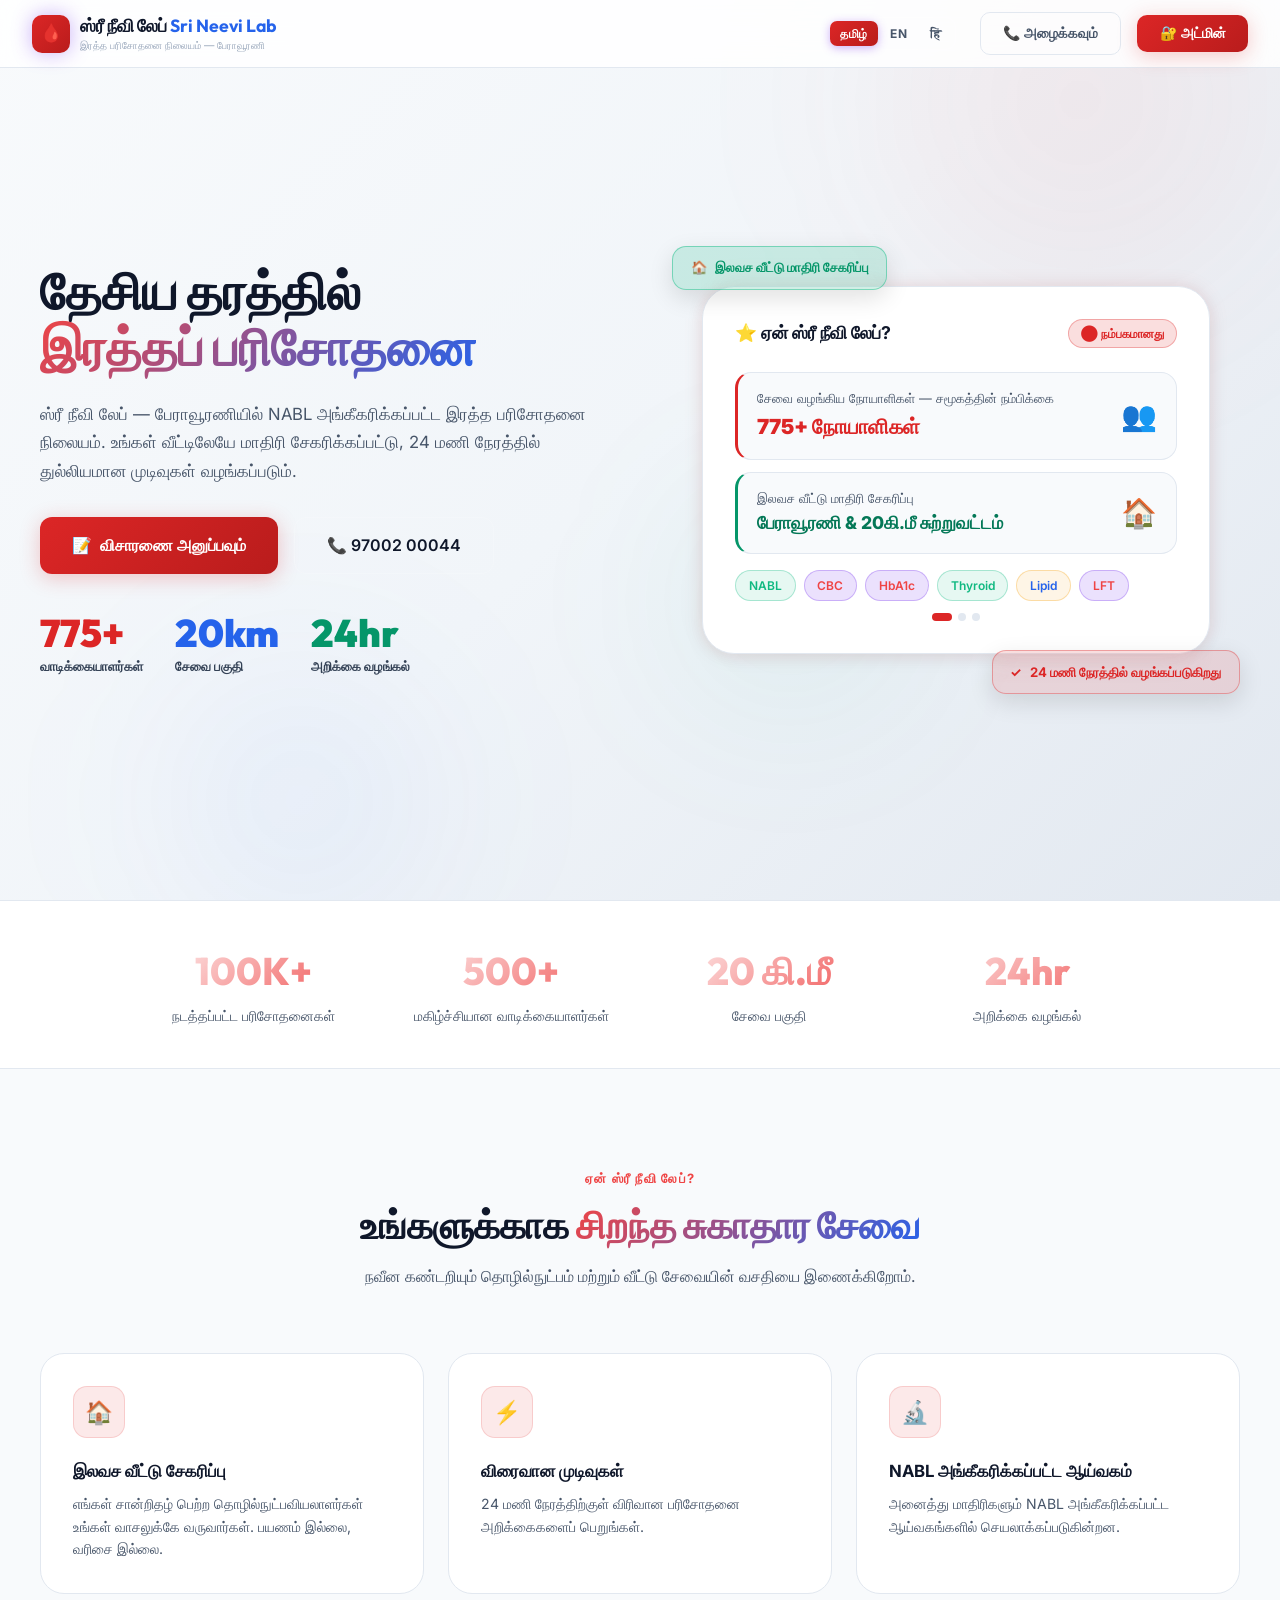
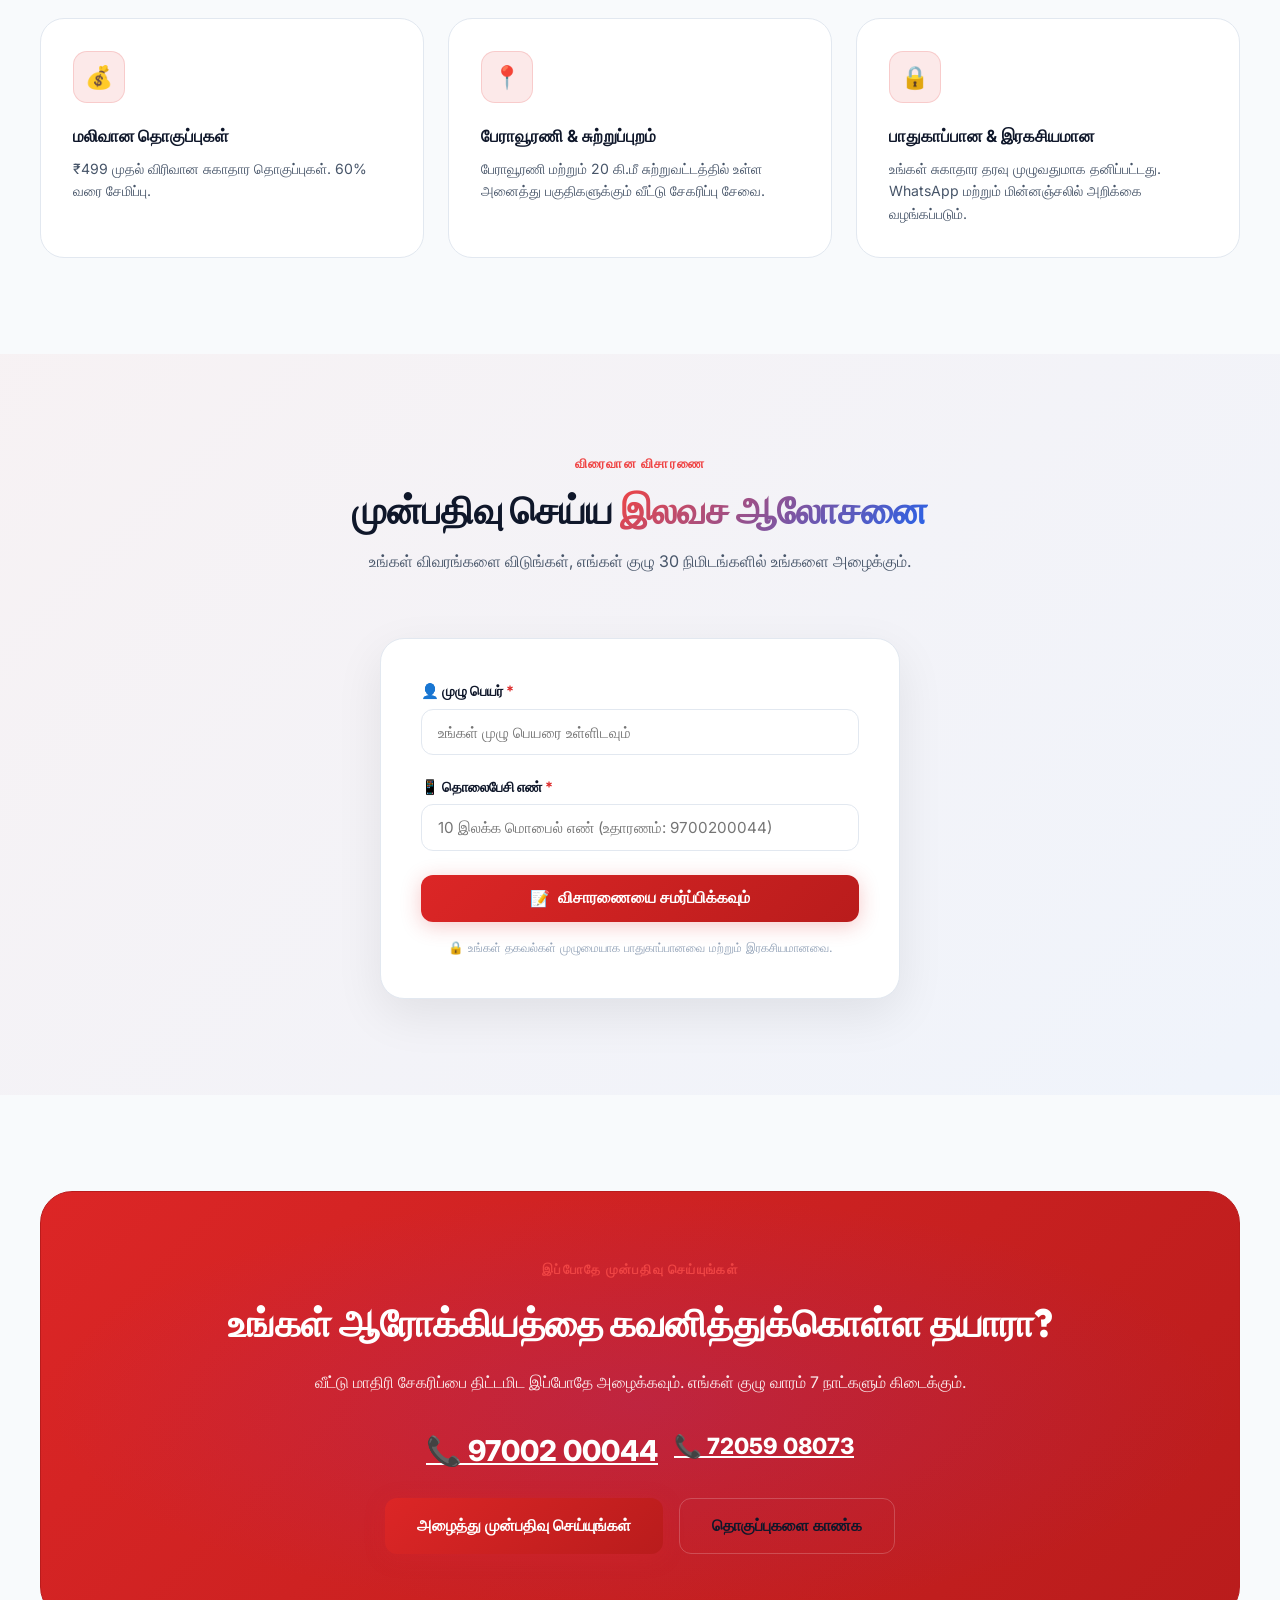
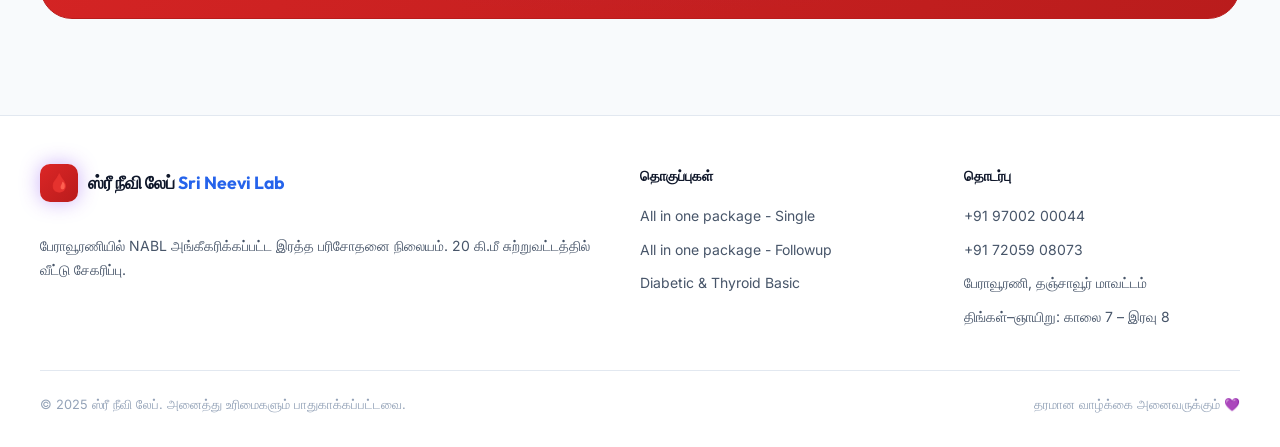
<file: index.html>
<!DOCTYPE html>
<html lang="ta" id="htmlRoot">
<head>
  <meta charset="UTF-8"/>
  <meta name="viewport" content="width=device-width, initial-scale=1.0"/>
  <title>ஸ்ரீ நீவி லேப் — இரத்த பரிசோதனை நிலையம், பேராவூரணி</title>
  <meta name="description" content="Sri Neevi Lab - NABL Accredited blood testing laboratory in Peravurani serving 20km surrounding areas. Free home collection."/>
  <link rel="stylesheet" href="style.css"/>
  <style>
    /* ─── FLOATING CHIPS ─── */
    .hero-visual-wrap{position:relative;padding:40px 30px 40px 30px}
    .floating-chip{
      position:absolute;border-radius:14px;padding:.65rem 1.1rem;
      display:flex;align-items:center;gap:.5rem;font-size:.82rem;font-weight:700;
      backdrop-filter:blur(12px);white-space:nowrap;box-shadow:0 8px 24px rgba(0,0,0,.12);
      z-index:5;
    }
    .floating-chip-1{
      top:0;left:0;
      background:rgba(16,185,129,0.18);border:1.5px solid rgba(16,185,129,0.45);color:#059669;
      animation:float 4s ease-in-out infinite;
    }
    .floating-chip-2{
      bottom:0;right:0;
      background:rgba(220,38,38,0.13);border:1.5px solid rgba(220,38,38,0.35);color:#dc2626;
      animation:float 5s ease-in-out 1s infinite;
    }
    /* ─── LANGUAGE SWITCHER ─── */
    .lang-switcher{display:flex;align-items:center;gap:2px;background:rgba(255,255,255,0.07);border:1px solid rgba(255,255,255,0.12);border-radius:10px;padding:3px;margin-right:.5rem}
    .lang-btn{padding:.3rem .65rem;border-radius:7px;border:none;background:transparent;color:var(--text-secondary);font-size:.75rem;font-weight:700;cursor:pointer;transition:all .2s;letter-spacing:.03em;font-family:inherit}
    .lang-btn.active{background:var(--gradient-primary);color:#fff;box-shadow:0 2px 10px rgba(124,58,237,.4)}
    .lang-btn:hover:not(.active){background:rgba(255,255,255,.1);color:var(--text-primary)}
    /* ─── NABL / LOCATION BADGES ─── */
    .nabl-badge{display:inline-flex;align-items:center;gap:.4rem;background:rgba(16,185,129,.12);border:1.5px solid rgba(16,185,129,.35);color:#059669;padding:.3rem .8rem;border-radius:100px;font-size:.75rem;font-weight:800;letter-spacing:.02em}
    .location-pill{
      display:inline-flex;align-items:center;gap:.4rem;
      background:linear-gradient(135deg,rgba(220,38,38,.1),rgba(37,99,235,.1));
      border:1.5px solid rgba(220,38,38,.3);color:#dc2626;
      padding:.35rem 1rem;border-radius:100px;font-size:.8rem;font-weight:800;
      box-shadow:0 2px 8px rgba(220,38,38,.15);
    }
    /* ─── HOME COLLECTION BADGE ─── */
    .hero-badge{
      display:inline-flex;align-items:center;gap:.5rem;
      background:linear-gradient(135deg,rgba(16,185,129,.15),rgba(5,150,105,.2));
      border:2px solid rgba(16,185,129,.5);
      color:#047857;padding:.45rem 1.1rem;border-radius:100px;
      font-size:.82rem;font-weight:800;letter-spacing:.01em;
      box-shadow:0 4px 14px rgba(16,185,129,.2);
    }
    .hero-badge .dot{width:8px;height:8px;border-radius:50%;background:#10B981;animation:pulse 2s infinite;flex-shrink:0}
  </style>
</head>
<body>

<!-- NAVBAR -->
<nav class="navbar" id="navbar">
  <a href="#" class="nav-logo">
    <div class="nav-logo-icon">🩸</div>
    <div>
      <div class="nav-logo-text">ஸ்ரீ நீவி லேப் <span id="navSubtitle">Sri Neevi Lab</span></div>
      <div style="font-size:.65rem;color:var(--text-muted);margin-top:-2px" data-i18n="navTagline">இரத்த பரிசோதனை நிலையம் — பேராவூரணி</div>
    </div>
  </a>
  <ul class="nav-links">
  </ul>
  <div class="nav-actions">
    <div class="lang-switcher">
      <button class="lang-btn" data-lang="ta" onclick="setLang('ta')">தமிழ்</button>
      <button class="lang-btn" data-lang="en" onclick="setLang('en')">EN</button>
      <button class="lang-btn" data-lang="hi" onclick="setLang('hi')">हिं</button>
    </div>
    <a href="tel:+919700200044" class="btn btn-ghost" data-i18n="navCall">📞 அழைக்கவும்</a>
    <button class="btn btn-primary" id="loginBtn" data-i18n="navAdmin">🔐 அட்மின்</button>
  </div>
</nav>

<!-- HERO -->
<section class="hero" id="home">
  <div class="hero-bg-orb orb-1"></div>
  <div class="hero-bg-orb orb-2"></div>
  <div class="hero-bg-orb orb-3"></div>
  <div class="hero-grid">
    <!-- LEFT: CONTENT -->
    <div class="hero-content">
      <h1 class="hero-title">
        <span data-i18n="heroTitle1">National Quality</span><br/>
        <span class="highlight" data-i18n="heroTitle2">Blood Testing</span>
      </h1>
      <p class="hero-desc" data-i18n="heroDesc">Sri Neevi Lab &mdash; NABL accredited blood testing laboratory in <strong>Peravurani &amp; 20km radius</strong>. Samples collected free at your doorstep. Accurate results in 24 hours.</p>
      <div class="hero-actions">
        <a href="#enquiry" class="btn btn-primary btn-lg">&#128221; <span data-i18n="heroBtnEnq">Send Enquiry</span></a>
        <a href="tel:+919700200044" class="btn btn-outline btn-lg">&#128222; 97002 00044</a>
      </div>
      <!-- Hero Stats: solid bold colors -->
      <div style="display:flex;gap:2rem;margin-top:2.5rem;flex-wrap:wrap">
        <div>
          <div style="font-family:'Outfit',sans-serif;font-size:2.4rem;font-weight:900;color:#dc2626;line-height:1">775+</div>
          <div style="font-size:.82rem;color:#334155;font-weight:700;margin-top:.25rem" data-i18n="heroStat1">Clients Served</div>
        </div>
        <div>
          <div style="font-family:'Outfit',sans-serif;font-size:2.4rem;font-weight:900;color:#2563eb;line-height:1">20km</div>
          <div style="font-size:.82rem;color:#334155;font-weight:700;margin-top:.25rem" data-i18n="heroStat2">Home Collection Area</div>
        </div>
        <div>
          <div style="font-family:'Outfit',sans-serif;font-size:2.4rem;font-weight:900;color:#059669;line-height:1">24hr</div>
          <div style="font-size:.82rem;color:#334155;font-weight:700;margin-top:.25rem" data-i18n="heroStat3">Report Delivery</div>
        </div>
      </div>
    </div>
    <!-- RIGHT: WHY CHOOSE US SLIDES -->
    <div class="hero-visual">
      <div class="hero-visual-wrap">
        <div class="floating-chip floating-chip-1">&#127968; <span data-i18n="whyS1L2">Free Home Collection</span></div>
        <div class="floating-chip floating-chip-2">&#10003; <span data-i18n="whyS2V1">Results in 24 Hours</span></div>
        <div class="hero-card" id="whySlideCard">
          <div class="hero-card-header">
            <div class="hero-card-title">&#11088; <span data-i18n="whyTitle">Why Choose Sri Neevi Lab?</span></div>
            <div class="hero-card-badge" style="background:rgba(220,38,38,.15);color:#dc2626;border:1px solid rgba(220,38,38,.3)">&#11044; <span data-i18n="whyBadge">Trusted</span></div>
          </div>
          <!-- Slides -->
          <div id="whySlides">
            <div class="why-slide active">
              <div class="hero-mini-stat" style="border-left:3px solid #dc2626">
                <div><div class="label" data-i18n="whyS1L1">Patients Served — Community Trusted</div><div class="value" style="color:#dc2626;font-size:1.3rem;font-weight:900" data-i18n="whyS1V1">775+ Patients</div></div>
                <div style="font-size:1.8rem">&#128101;</div>
              </div>
              <div class="hero-mini-stat" style="border-left:3px solid #059669;margin-top:.75rem">
                <div><div class="label" data-i18n="whyS1L2">Free Home Sample Collection</div><div class="value" style="color:#047857;font-weight:800" data-i18n="whyS1V2">Peravurani &amp; 20km Area</div></div>
                <div style="font-size:1.8rem">&#127968;</div>
              </div>
            </div>
            <div class="why-slide">
              <div class="hero-mini-stat" style="border-left:3px solid #2563eb">
                <div><div class="label" data-i18n="whyS2L1">Fast &amp; Accurate Reports</div><div class="value" style="color:#1d4ed8;font-weight:800" data-i18n="whyS2V1">Delivered in 24 Hours</div></div>
                <div style="font-size:1.8rem">&#9889;</div>
              </div>
              <div class="hero-mini-stat" style="border-left:3px solid #7C3AED;margin-top:.75rem">
                <div><div class="label" data-i18n="whyS2L2">Government Certified Quality</div><div class="value" style="color:#6D28D9;font-weight:800" data-i18n="whyS2V2">NABL Accredited Lab</div></div>
                <div style="font-size:1.8rem">&#128270;</div>
              </div>
            </div>
            <div class="why-slide">
              <div class="hero-mini-stat" style="border-left:3px solid #D97706">
                <div><div class="label" data-i18n="whyS3L1">Affordable Health Packages</div><div class="value" style="color:#B45309;font-weight:800" data-i18n="whyS3V1">Starting &#8377;499 Only</div></div>
                <div style="font-size:1.8rem">&#128176;</div>
              </div>
              <div class="hero-mini-stat" style="border-left:3px solid #059669;margin-top:.75rem">
                <div><div class="label" data-i18n="whyS3L2">100% Safe &amp; Confidential</div><div class="value" style="color:#047857;font-weight:800" data-i18n="whyS3V2">Digital Reports on WhatsApp</div></div>
                <div style="font-size:1.8rem">&#128274;</div>
              </div>
            </div>
          </div>
          <div class="tag-row" style="margin-top:1rem">
            <span class="tag green">NABL</span><span class="tag">CBC</span><span class="tag">HbA1c</span>
            <span class="tag green">Thyroid</span><span class="tag amber">Lipid</span><span class="tag">LFT</span>
          </div>
          <div style="display:flex;justify-content:center;gap:.4rem;margin-top:.75rem" id="whyDots">
            <span class="why-dot active" onclick="goWhySlide(0)"></span>
            <span class="why-dot" onclick="goWhySlide(1)"></span>
            <span class="why-dot" onclick="goWhySlide(2)"></span>
          </div>
        </div>
      </div>
    </div>
  </div>
</section>




<!-- STATS STRIP -->
<div class="stats-strip">
  <div class="stats-inner">
    <div class="stat-item"><div class="number">100K+</div><div class="label" data-i18n="strip1">நடத்தப்பட்ட பரிசோதனைகள்</div></div>
    <div class="stat-item"><div class="number">500+</div><div class="label" data-i18n="strip2">மகிழ்ச்சியான வாடிக்கையாளர்கள்</div></div>
    <div class="stat-item"><div class="number">20 கி.மீ</div><div class="label" data-i18n="strip3">சேவை பகுதி</div></div>
    <div class="stat-item"><div class="number">24hr</div><div class="label" data-i18n="strip4">அறிக்கை வழங்கல்</div></div>
  </div>
</div>

<!-- FEATURES -->
<section class="section" id="features">
  <div class="section-inner">
    <div class="section-header">
      <div class="section-label" data-i18n="featLabel">ஏன் ஸ்ரீ நீவி லேப்?</div>
      <h2 class="section-title"><span data-i18n="featTitle">உங்களுக்காக</span> <span class="highlight" data-i18n="featTitle2">சிறந்த சுகாதார சேவை</span></h2>
      <p class="section-desc" data-i18n="featDesc">நவீன கண்டறியும் தொழில்நுட்பம் மற்றும் வீட்டு சேவையின் வசதியை இணைக்கிறோம் — ஏனென்றால் உங்கள் ஆரோக்கியம் சிரமப்பட வேண்டியதில்லை.</p>
    </div>
    <div class="features-grid">
      <div class="feature-card">
        <div class="feature-icon">🏠</div>
        <div class="feature-title" data-i18n="f1t">இலவச வீட்டு சேகரிப்பு</div>
        <p class="feature-desc" data-i18n="f1d">எங்கள் சான்றிதழ் பெற்ற தொழில்நுட்பவியலாளர்கள் உங்கள் வாசலுக்கே வருவார்கள். பயணம் இல்லை, வரிசை இல்லை — வசதியான மாதிரி சேகரிப்பு மட்டுமே.</p>
      </div>
      <div class="feature-card">
        <div class="feature-icon">⚡</div>
        <div class="feature-title" data-i18n="f2t">விரைவான முடிவுகள்</div>
        <p class="feature-desc" data-i18n="f2d">24 மணி நேரத்திற்குள் விரிவான பரிசோதனை அறிக்கைகளைப் பெறுங்கள். அவசர நிலைகளுக்கு விரைவான முடிவுகள் கிடைக்கும்.</p>
      </div>
      <div class="feature-card">
        <div class="feature-icon">🔬</div>
        <div class="feature-title" data-i18n="f3t">NABL அங்கீகரிக்கப்பட்ட ஆய்வகம்</div>
        <p class="feature-desc" data-i18n="f3d">அனைத்து மாதிரிகளும் NABL அங்கீகரிக்கப்பட்ட ஆய்வகங்களில் செயலாக்கப்படுகின்றன. துல்லியமான, நம்பகமான மற்றும் மருத்துவ சரிபார்க்கப்பட்ட முடிவுகள்.</p>
      </div>
      <div class="feature-card">
        <div class="feature-icon">💰</div>
        <div class="feature-title" data-i18n="f4t">மலிவான தொகுப்புகள்</div>
        <p class="feature-desc" data-i18n="f4d">₹499 முதல் விரிவான சுகாதார தொகுப்புகள். தனிப்பட்ட பரிசோதனைகளுடன் ஒப்பிடும்போது 60% வரை சேமிப்பு.</p>
      </div>
      <div class="feature-card">
        <div class="feature-icon">📍</div>
        <div class="feature-title" data-i18n="f5t">பேராவூரணி & சுற்றுப்புறம்</div>
        <p class="feature-desc" data-i18n="f5d">பேராவூரணி மற்றும் 20 கி.மீ சுற்றுவட்டத்தில் உள்ள கிராமங்கள் உட்பட அனைத்து பகுதிகளுக்கும் வீட்டு சேகரிப்பு சேவை வழங்கப்படுகிறது.</p>
      </div>
      <div class="feature-card">
        <div class="feature-icon">🔒</div>
        <div class="feature-title" data-i18n="f6t">பாதுகாப்பான & இரகசியமான</div>
        <p class="feature-desc" data-i18n="f6d">உங்கள் சுகாதார தரவு முழுவதுமாக தனிப்பட்டது. டிஜிட்டல் அறிக்கைகள் உங்கள் மின்னஞ்சல் மற்றும் WhatsApp-ல் பாதுகாப்பாக வழங்கப்படும்.</p>
      </div>
    </div>
  </div>
</section>

<!-- ENQUIRY FORM SECTION -->
<section class="section" id="enquiry" style="background:linear-gradient(135deg,rgba(220,38,38,.04) 0%,rgba(37,99,235,.04) 100%)">
  <div class="section-inner">
    <div class="section-header">
      <div class="section-label" data-i18n="enqLabel">QUICK ENQUIRY</div>
      <h2 class="section-title"><span data-i18n="enqTitle1">Book a </span><span class="highlight" data-i18n="enqTitle2">Free Consultation</span></h2>
      <p class="section-desc" data-i18n="enqDesc">Leave your details and our team will call you back within 30 minutes.</p>
    </div>
    <div style="max-width:520px;margin:0 auto;background:var(--bg-card);border:1px solid var(--border);border-radius:24px;padding:2.5rem;box-shadow:0 16px 48px rgba(0,0,0,.08)">
      <div id="enquirySuccess" style="display:none;text-align:center;padding:2rem 0">
        <div style="font-size:3.5rem;margin-bottom:1rem">&#127881;</div>
        <div style="font-size:1.3rem;font-weight:800;color:#059669;margin-bottom:.5rem" data-i18n="enqSuccessTitle">Enquiry Submitted!</div>
        <p style="color:var(--text-secondary)" data-i18n="enqSuccessDesc">Our team will contact you shortly. Thank you!</p>
        <button onclick="document.getElementById('enquirySuccess').style.display='none';document.getElementById('enquiryForm').style.display='block'" class="btn btn-outline" style="margin-top:1rem" data-i18n="enqSubmitAnother">Submit Another</button>
      </div>
      <form id="enquiryForm" onsubmit="submitEnquiry(event)" novalidate>
        <div class="form-group" style="margin-bottom:1.2rem">
          <label style="display:block;font-weight:700;font-size:.9rem;margin-bottom:.4rem;color:var(--text)">&#128100; <span data-i18n="enqNameLabel">Full Name</span> <span style="color:#dc2626">*</span></label>
          <input type="text" id="enqName" data-i18n-placeholder="enqNamePlaceholder" placeholder="Enter your full name" autocomplete="name"
            style="width:100%;padding:.8rem 1rem;border-radius:12px;border:1.5px solid var(--border);background:var(--bg);color:var(--text);font-size:.95rem;font-family:inherit;outline:none;box-sizing:border-box;transition:border-color .2s"
            onfocus="this.style.borderColor='var(--primary)'" onblur="this.style.borderColor='var(--border)'"/>
          <div id="enqNameErr" style="color:#dc2626;font-size:.8rem;margin-top:.3rem;display:none" data-i18n="enqNameErr">Please enter your full name (at least 2 characters).</div>
        </div>
        <div class="form-group" style="margin-bottom:1.5rem">
          <label style="display:block;font-weight:700;font-size:.9rem;margin-bottom:.4rem;color:var(--text)">&#128241; <span data-i18n="enqPhoneLabel">Phone Number</span> <span style="color:#dc2626">*</span></label>
          <input type="tel" id="enqPhone" data-i18n-placeholder="enqPhonePlaceholder" placeholder="10-digit mobile number (e.g. 9700200044)" autocomplete="tel" maxlength="13"
            style="width:100%;padding:.8rem 1rem;border-radius:12px;border:1.5px solid var(--border);background:var(--bg);color:var(--text);font-size:.95rem;font-family:inherit;outline:none;box-sizing:border-box;transition:border-color .2s"
            onfocus="this.style.borderColor='var(--primary)'" onblur="this.style.borderColor='var(--border)'"/>
          <div id="enqPhoneErr" style="color:#dc2626;font-size:.8rem;margin-top:.3rem;display:none" data-i18n="enqPhoneErr">Please enter a valid 10-digit Indian mobile number.</div>
        </div>
        <button type="submit" class="btn btn-primary btn-lg" style="width:100%;justify-content:center">&#128221; <span data-i18n="enqSubmit">Submit Enquiry</span></button>
        <p style="text-align:center;font-size:.78rem;color:var(--text-muted);margin-top:1rem">&#128274; <span data-i18n="enqPrivacy">Your information is completely private and secure.</span></p>
      </form>
    </div>
  </div>
</section>

<!-- CONTACT / CTA -->
<section class="section" id="contact">
  <div class="section-inner">
    <div class="cta-section">
      <div class="section-label" data-i18n="ctaLabel">BOOK NOW</div>
      <div class="cta-title" data-i18n="ctaTitle">Ready to Take Care of<br/>Your Health?</div>
      <p class="cta-desc" data-i18n="ctaDesc">Call us or submit an enquiry. Our team is available 7 days a week.</p>
      <div style="display:flex;justify-content:center;gap:1rem;margin-bottom:1.5rem;flex-wrap:wrap">
        <a href="tel:+919700200044" class="cta-phone" style="margin:0">&#128222; 97002 00044</a>
        <a href="tel:+917205908073" class="cta-phone" style="margin:0;font-size:1.4rem">&#128222; 72059 08073</a>
      </div>
      <div class="cta-actions">
        <a href="tel:+919700200044" class="btn btn-primary btn-lg" data-i18n="ctaBtn1">Call &amp; Book Now</a>
        <a href="packages.html" class="btn btn-outline btn-lg" data-i18n="ctaBtn2">View Packages</a>
      </div>
    </div>
  </div>
</section>

<!-- FOOTER -->
<footer>
  <div class="footer-inner">
    <div class="footer-grid">
      <div class="footer-brand">
        <a href="#" class="nav-logo" style="margin-bottom:1rem;display:inline-flex">
          <div class="nav-logo-icon">🩸</div>
          <div class="nav-logo-text">ஸ்ரீ நீவி லேப் <span>Sri Neevi Lab</span></div>
        </a>
        <p data-i18n="footerDesc">பேராவூரணியில் NABL அங்கீகரிக்கப்பட்ட இரத்த பரிசோதனை நிலையம். பேராவூரணி மற்றும் 20 கி.மீ சுற்றுவட்டத்தில் வீட்டு சேகரிப்பு சேவை.</p>
      </div>
      <div class="footer-col">
        <h4 data-i18n="footerPkg">தொகுப்புகள்</h4>
        <ul>
          <li><a href="packages.html">All in one package - Single</a></li>
          <li><a href="packages.html">All in one package - Followup</a></li>
          <li><a href="packages.html">Diabetic & Thyroid Basic</a></li>
        </ul>
      </div>
      <div class="footer-col">
        <h4 data-i18n="footerContact">தொடர்பு</h4>
        <ul>
          <li><a href="tel:+919700200044">+91 97002 00044</a></li>
          <li><a href="tel:+917205908073">+91 72059 08073</a></li>
          <li><a href="#" data-i18n="footerLoc">பேராவூரணி, தஞ்சாவூர் மாவட்டம்</a></li>
          <li><a href="#" data-i18n="footerHours">திங்கள்–ஞாயிறு: காலை 7 – இரவு 8</a></li>
        </ul>
      </div>
    </div>
    <div class="footer-bottom">
      <span>© 2025 ஸ்ரீ நீவி லேப். <span data-i18n="footerRights">அனைத்து உரிமைகளும் பாதுகாக்கப்பட்டவை.</span></span>
      <span data-i18n="footerMotto">தரமான வாழ்க்கை அனைவருக்கும் 💜</span>
    </div>
  </div>
</footer>

<!-- LOGIN MODAL -->
<div class="modal-overlay" id="loginModal">
  <div class="modal">
    <button class="modal-close-btn" id="modalClose">✕</button>
    <div class="modal-logo">
      <div class="icon">🔐</div>
      <h2 data-i18n="loginTitle">அட்மின் அணுகல்</h2>
      <p data-i18n="loginSub">தொடர தயவுசெய்து கடவுச்சொல்லை உள்ளிடவும்</p>
    </div>
    <div class="form-group">
      <label for="pwInput" data-i18n="loginLabel">கடவுச்சொல்</label>
      <div class="input-wrap">
        <input type="password" id="pwInput" data-i18n-placeholder="loginPlaceholder" placeholder="கடவுச்சொல்லை உள்ளிடவும்..." autocomplete="current-password"/>
        <button class="toggle-pw" id="togglePw" tabindex="-1">👁</button>
      </div>
      <div class="error-msg" id="pwError" data-i18n="loginError">தவறான கடவுச்சொல். மீண்டும் முயற்சிக்கவும்.</div>
    </div>
    <button class="btn btn-primary btn-lg modal-submit" id="loginSubmit" data-i18n="loginBtn">டாஷ்போர்டை அணுகவும் →</button>
  </div>
</div>

<script src="translations.js"></script>
<script src="app.js"></script>
</body>
</html>
</file>
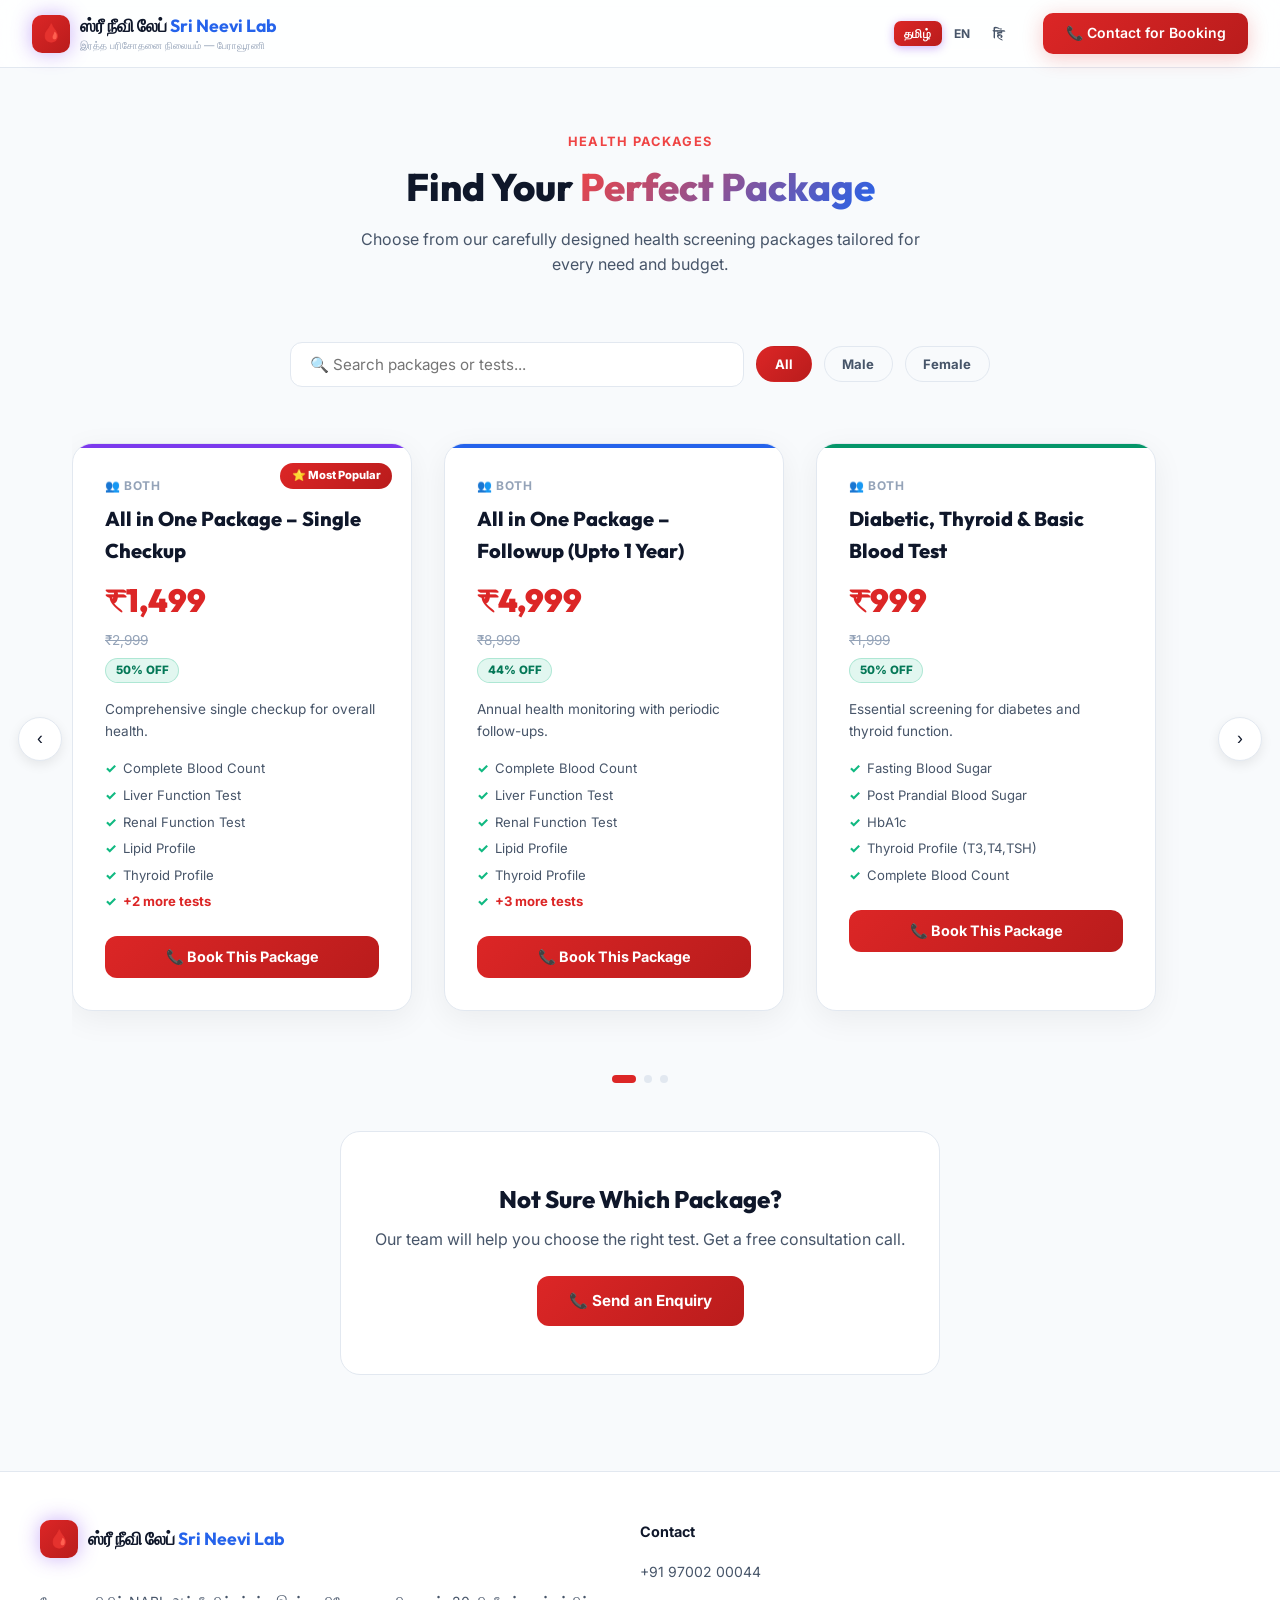
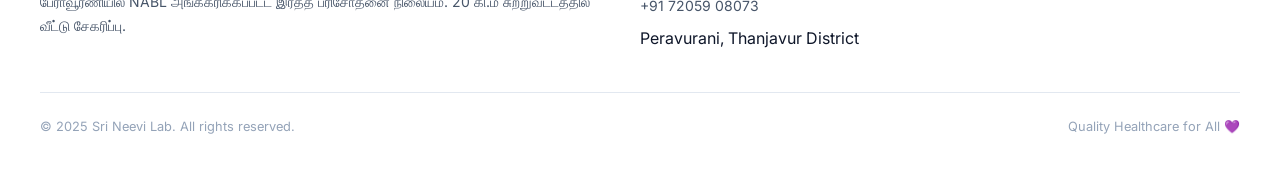
<file: packages.html>
<!DOCTYPE html>
<html lang="ta" id="htmlRoot">
<head>
  <meta charset="UTF-8"/>
  <meta name="viewport" content="width=device-width, initial-scale=1.0"/>
  <title>Health Packages — Sri Neevi Lab, Peravurani</title>
  <link rel="stylesheet" href="style.css"/>
  <style>
    .lang-switcher{display:flex;align-items:center;gap:2px;background:rgba(255,255,255,0.07);border:1px solid rgba(255,255,255,0.12);border-radius:10px;padding:3px;margin-right:.5rem}
    .lang-btn{padding:.3rem .65rem;border-radius:7px;border:none;background:transparent;color:var(--text-secondary);font-size:.75rem;font-weight:700;cursor:pointer;transition:all .2s;letter-spacing:.03em;font-family:inherit}
    .lang-btn.active{background:var(--gradient-primary);color:#fff;box-shadow:0 2px 10px rgba(124,58,237,.4)}
    .lang-btn:hover:not(.active){background:rgba(255,255,255,.1);color:var(--text-primary)}

    /* ── SEARCH BAR ── */
    .pkg-search-bar{
      max-width:700px;margin:0 auto 2.5rem;display:flex;gap:.75rem;flex-wrap:wrap;align-items:center;justify-content:center
    }
    .pkg-search-input{
      flex:1;min-width:220px;padding:.75rem 1.2rem;border-radius:12px;
      border:1.5px solid var(--border);background:var(--bg-card);
      color:var(--text);font-size:.95rem;font-family:inherit;outline:none;
      transition:border-color .2s;
    }
    .pkg-search-input:focus{border-color:var(--primary)}
    .pkg-filter-pill{
      padding:.55rem 1.1rem;border-radius:100px;border:1.5px solid var(--border);
      background:transparent;color:var(--text-secondary);font-size:.82rem;font-weight:700;
      cursor:pointer;transition:all .2s;font-family:inherit;
    }
    .pkg-filter-pill.active{background:var(--gradient-primary);color:#fff;border-color:transparent}

    /* ── CAROUSEL WRAPPER ── */
    .pkg-carousel-outer{overflow:hidden;position:relative;padding:1rem 0 2.5rem}
    .pkg-carousel-track{
      display:flex;gap:2rem;transition:transform .5s cubic-bezier(.4,0,.2,1);
      will-change:transform;
    }
    /* ── PACKAGE CARD ── */
    .pkg-card{
      min-width:320px;max-width:340px;flex-shrink:0;
      background:var(--bg-card);border:1px solid var(--border);
      border-radius:20px;padding:2rem;
      box-shadow:0 8px 32px rgba(0,0,0,.06);
      position:relative;overflow:hidden;transition:transform .25s,box-shadow .25s;
    }
    .pkg-card:hover{transform:translateY(-6px);box-shadow:0 16px 48px rgba(0,0,0,.12)}
    .pkg-card-accent{position:absolute;top:0;left:0;right:0;height:4px;border-radius:20px 20px 0 0}
    .pkg-card-badge{
      position:absolute;top:1.2rem;right:1.2rem;
      background:var(--gradient-primary);color:#fff;
      font-size:.7rem;font-weight:800;padding:.25rem .7rem;border-radius:100px;
    }
    .pkg-card-gender{
      font-size:.75rem;font-weight:700;color:var(--text-muted);
      margin-bottom:.5rem;text-transform:uppercase;letter-spacing:.05em;
    }
    .pkg-card-name{font-family:'Outfit',sans-serif;font-size:1.25rem;font-weight:800;margin-bottom:.5rem}
    .pkg-card-price{
      font-family:'Outfit',sans-serif;font-size:2rem;font-weight:900;
      color:var(--primary);margin-bottom:.25rem;
    }
    .pkg-card-original{font-size:.85rem;color:var(--text-muted);text-decoration:line-through;margin-bottom:.25rem}
    .pkg-card-savings{
      display:inline-block;background:rgba(16,185,129,.12);color:#047857;
      border:1px solid rgba(16,185,129,.25);border-radius:100px;
      font-size:.72rem;font-weight:800;padding:.15rem .6rem;margin-bottom:1rem;
    }
    .pkg-card-desc{font-size:.85rem;color:var(--text-secondary);margin-bottom:1rem;line-height:1.6}
    .pkg-tests-list{list-style:none;padding:0;margin:0 0 1.5rem;display:flex;flex-direction:column;gap:.35rem}
    .pkg-tests-list li{font-size:.82rem;color:var(--text-secondary);display:flex;align-items:center;gap:.4rem}
    .pkg-tests-list li::before{content:"✓";color:#10B981;font-weight:800;flex-shrink:0}
    .pkg-card-btn{
      width:100%;padding:.75rem;border-radius:12px;border:none;
      background:var(--gradient-primary);color:#fff;font-size:.9rem;font-weight:700;
      cursor:pointer;font-family:inherit;transition:opacity .2s;
    }
    .pkg-card-btn:hover{opacity:.85}

    /* ── CAROUSEL DOTS ── */
    .pkg-dots{display:flex;justify-content:center;gap:.5rem;margin-top:1.5rem}
    .pkg-dot{
      width:8px;height:8px;border-radius:50%;background:var(--border);
      cursor:pointer;transition:all .2s;
    }
    .pkg-dot.active{width:24px;border-radius:4px;background:var(--primary)}

    /* ── CAROUSEL ARROWS ── */
    .pkg-arrow{
      position:absolute;top:50%;transform:translateY(-50%);
      width:44px;height:44px;border-radius:50%;border:1.5px solid var(--border);
      background:var(--bg-card);color:var(--text);font-size:1.1rem;
      cursor:pointer;display:flex;align-items:center;justify-content:center;
      box-shadow:0 4px 12px rgba(0,0,0,.08);transition:all .2s;z-index:5;
    }
    .pkg-arrow:hover{background:var(--primary);color:#fff;border-color:var(--primary)}
    .pkg-arrow-left{left:-22px}
    .pkg-arrow-right{right:-22px}

    .pkg-no-results{text-align:center;padding:4rem 2rem;color:var(--text-muted)}

    /* Enquiry prompt on packages page */
    .pkg-enquiry-cta{
      text-align:center;margin-top:4rem;padding:3rem 2rem;
      background:var(--bg-card);border:1px solid var(--border);border-radius:20px;
      max-width:600px;margin-left:auto;margin-right:auto;
    }
    .pkg-enquiry-cta h3{font-family:'Outfit',sans-serif;font-size:1.5rem;font-weight:800;margin-bottom:.5rem}
    .pkg-enquiry-cta p{color:var(--text-secondary);margin-bottom:1.5rem}
    .pkg-enquiry-cta a{display:inline-flex;align-items:center;gap:.5rem;padding:.8rem 2rem;background:var(--gradient-primary);color:#fff;border-radius:12px;font-weight:700;text-decoration:none;font-size:.95rem}
  </style>
</head>
<body>

<!-- NAVBAR -->
<nav class="navbar" id="navbar">
  <a href="index.html" class="nav-logo">
    <div class="nav-logo-icon">🩸</div>
    <div>
      <div class="nav-logo-text">ஸ்ரீ நீவி லேப் <span id="navSubtitle">Sri Neevi Lab</span></div>
      <div style="font-size:.65rem;color:var(--text-muted);margin-top:-2px" data-i18n="navTagline">இரத்த பரிசோதனை நிலையம் — பேராவூரணி</div>
    </div>
  </a>
  <ul class="nav-links"></ul>
  <div class="nav-actions">
    <div class="lang-switcher">
      <button class="lang-btn" data-lang="ta" onclick="setLang('ta')">தமிழ்</button>
      <button class="lang-btn" data-lang="en" onclick="setLang('en')">EN</button>
      <button class="lang-btn" data-lang="hi" onclick="setLang('hi')">हिं</button>
    </div>
    <a href="tel:+919700200044" class="btn btn-primary">&#128222; Contact for Booking</a>
  </div>
</nav>

<!-- PACKAGES -->
<section class="section" id="packages" style="padding-top:8rem;min-height:80vh">
  <div class="section-inner">
    <div class="section-header">
      <div class="section-label">HEALTH PACKAGES</div>
      <h1 class="section-title">Find Your <span class="highlight">Perfect Package</span></h1>
      <p class="section-desc">Choose from our carefully designed health screening packages tailored for every need and budget.</p>
    </div>

    <!-- Search & Filter -->
    <div class="pkg-search-bar">
      <input class="pkg-search-input" id="pkgSearchInput" type="text" placeholder="&#128269; Search packages or tests..."/>
      <button class="pkg-filter-pill active" data-gender="">All</button>
      <button class="pkg-filter-pill" data-gender="Male">Male</button>
      <button class="pkg-filter-pill" data-gender="Female">Female</button>
    </div>

    <!-- Carousel -->
    <div style="position:relative;padding:0 2rem">
      <button class="pkg-arrow pkg-arrow-left" id="pkgPrev">&#8249;</button>
      <div class="pkg-carousel-outer" id="pkgCarouselOuter">
        <div class="pkg-carousel-track" id="pkgTrack"></div>
      </div>
      <button class="pkg-arrow pkg-arrow-right" id="pkgNext">&#8250;</button>
    </div>
    <div class="pkg-dots" id="pkgDots"></div>

    <!-- Enquiry CTA -->
    <div class="pkg-enquiry-cta" style="margin-top:3rem">
      <h3>Not Sure Which Package?</h3>
      <p>Our team will help you choose the right test. Get a free consultation call.</p>
      <a href="index.html#enquiry">&#128222; Send an Enquiry</a>
    </div>
  </div>
</section>

<!-- FOOTER -->
<footer>
  <div class="footer-inner">
    <div class="footer-grid">
      <div class="footer-brand">
        <a href="index.html" class="nav-logo" style="margin-bottom:1rem;display:inline-flex">
          <div class="nav-logo-icon">🩸</div>
          <div class="nav-logo-text">ஸ்ரீ நீவி லேப் <span>Sri Neevi Lab</span></div>
        </a>
        <p data-i18n="footerDesc">பேராவூரணியில் NABL அங்கீகரிக்கப்பட்ட இரத்த பரிசோதனை நிலையம்.</p>
      </div>
      <div class="footer-col">
        <h4>Contact</h4>
        <ul>
          <li><a href="tel:+919700200044">+91 97002 00044</a></li>
          <li><a href="tel:+917205908073">+91 72059 08073</a></li>
          <li>Peravurani, Thanjavur District</li>
        </ul>
      </div>
    </div>
    <div class="footer-bottom">
      <span>© 2025 Sri Neevi Lab. All rights reserved.</span>
      <span>Quality Healthcare for All 💜</span>
    </div>
  </div>
</footer>

<script src="translations.js"></script>
<script src="app.js"></script>
<script>
(function(){
  const COLORS = ['#7C3AED','#2563EB','#059669','#DC2626','#DB2777','#D97706','#0891B2'];
  let allPkgs = [], filtered = [], currentIdx = 0, autoTimer = null;

  function loadPackages(){
    // Pull from localStorage (admin-managed) or fallback to default 3
    try {
      const stored = localStorage.getItem('sn_packages');
      if(stored){ allPkgs = JSON.parse(stored); }
    } catch(e){}
    if(!allPkgs.length){
      allPkgs = [
        {id:'aio-single',name:'All in One Package – Single Checkup',price:1499,originalPrice:2999,gender:'Both',description:'Comprehensive single checkup for overall health.',tests:['Complete Blood Count','Liver Function Test','Renal Function Test','Lipid Profile','Thyroid Profile','Blood Sugar (FBS/PPBS)','HbA1c'],popular:true,color:'#7C3AED'},
        {id:'aio-followup',name:'All in One Package – Followup (Upto 1 Year)',price:4999,originalPrice:8999,gender:'Both',description:'Annual health monitoring with periodic follow-ups.',tests:['Complete Blood Count','Liver Function Test','Renal Function Test','Lipid Profile','Thyroid Profile','Blood Sugar','HbA1c','Iron Studies'],popular:false,color:'#2563EB'},
        {id:'diabetic',name:'Diabetic, Thyroid & Basic Blood Test',price:999,originalPrice:1999,gender:'Both',description:'Essential screening for diabetes and thyroid function.',tests:['Fasting Blood Sugar','Post Prandial Blood Sugar','HbA1c','Thyroid Profile (T3,T4,TSH)','Complete Blood Count'],popular:false,color:'#059669'},
      ];
    }
    filtered = [...allPkgs];
  }

  function buildCard(pkg, idx){
    const color = pkg.color || COLORS[idx % COLORS.length];
    const savings = pkg.originalPrice > 0 ? Math.round((1-pkg.price/pkg.originalPrice)*100) : 0;
    return `<div class="pkg-card" data-idx="${idx}">
      <div class="pkg-card-accent" style="background:${color}"></div>
      ${pkg.popular ? '<div class="pkg-card-badge">⭐ Most Popular</div>' : ''}
      <div class="pkg-card-gender">&#128101; ${pkg.gender || 'Unisex'}</div>
      <div class="pkg-card-name">${pkg.name}</div>
      <div class="pkg-card-price">&#8377;${(pkg.price||0).toLocaleString()}</div>
      ${pkg.originalPrice ? `<div class="pkg-card-original">&#8377;${pkg.originalPrice.toLocaleString()}</div>` : ''}
      ${savings > 0 ? `<div class="pkg-card-savings">${savings}% OFF</div>` : ''}
      <div class="pkg-card-desc">${pkg.description||''}</div>
      <ul class="pkg-tests-list">
        ${(pkg.tests||[]).slice(0,5).map(t=>`<li>${t}</li>`).join('')}
        ${(pkg.tests||[]).length>5?`<li style="color:var(--primary);font-weight:700">+${pkg.tests.length-5} more tests</li>`:''}
      </ul>
      <button class="pkg-card-btn" onclick="window.location='index.html#enquiry'">&#128222; Book This Package</button>
    </div>`;
  }

  function renderCarousel(){
    const track = document.getElementById('pkgTrack');
    const dots = document.getElementById('pkgDots');
    if(!track) return;
    if(!filtered.length){
      track.innerHTML = '<div class="pkg-no-results" style="min-width:100%;padding:4rem">No packages found. Try a different search.</div>';
      dots.innerHTML = '';
      return;
    }
    track.innerHTML = filtered.map((p,i) => buildCard(p,i)).join('');
    // Build dots
    dots.innerHTML = filtered.map((_,i) => `<div class="pkg-dot${i===0?' active':''}" onclick="goTo(${i})"></div>`).join('');
    currentIdx = 0;
    goTo(0);
    startAuto();
  }

  window.goTo = function(idx){
    const track = document.getElementById('pkgTrack');
    const dots = document.querySelectorAll('.pkg-dot');
    const cards = track.querySelectorAll('.pkg-card');
    if(!cards.length) return;
    const cardW = cards[0].offsetWidth + 32; // gap=2rem=32px
    currentIdx = Math.max(0, Math.min(idx, filtered.length-1));
    track.style.transform = `translateX(-${currentIdx * cardW}px)`;
    dots.forEach((d,i) => d.classList.toggle('active', i===currentIdx));
  };

  function startAuto(){
    if(autoTimer) clearInterval(autoTimer);
    autoTimer = setInterval(() => {
      const next = (currentIdx+1) % filtered.length;
      goTo(next);
    }, 3500);
  }

  function applyFilter(){
    const q = (document.getElementById('pkgSearchInput')?.value||'').toLowerCase();
    const genderBtn = document.querySelector('.pkg-filter-pill.active');
    const gender = genderBtn?.dataset.gender || '';
    filtered = allPkgs.filter(p => {
      const matchG = !gender || p.gender === gender || p.gender === 'Both';
      const matchQ = !q || p.name.toLowerCase().includes(q) || (p.tests||[]).some(t=>t.toLowerCase().includes(q));
      return matchG && matchQ;
    });
    renderCarousel();
  }

  // Init
  loadPackages();
  renderCarousel();

  document.getElementById('pkgSearchInput')?.addEventListener('input', applyFilter);
  document.querySelectorAll('.pkg-filter-pill').forEach(btn => {
    btn.addEventListener('click', () => {
      document.querySelectorAll('.pkg-filter-pill').forEach(b => b.classList.remove('active'));
      btn.classList.add('active');
      applyFilter();
    });
  });
  document.getElementById('pkgPrev')?.addEventListener('click', () => { clearInterval(autoTimer); goTo(currentIdx-1); startAuto(); });
  document.getElementById('pkgNext')?.addEventListener('click', () => { clearInterval(autoTimer); goTo(currentIdx+1); startAuto(); });
})();
</script>
</body>
</html>
</file>
<file: style.css>
@import url('https://fonts.googleapis.com/css2?family=Inter:wght@300;400;500;600;700;800;900&family=Outfit:wght@300;400;600;700;800&display=swap');

:root {
  --primary: #dc2626;
  --primary-light: #ef4444;
  --primary-dark: #b91c1c;
  --accent: #2563eb;
  --accent-light: #60a5fa;
  --bg-dark: #f8fafc;
  --bg-card: #ffffff;
  --bg-card-hover: #f1f5f9;
  --border: #e2e8f0;
  --border-hover: rgba(220,38,38,0.4);
  --text-primary: #0f172a;
  --text-secondary: #475569;
  --text-muted: #94a3b8;
  --success: #10B981;
  --danger: #EF4444;
  --gradient-hero: linear-gradient(135deg, #f8fafc 0%, #f1f5f9 50%, #e2e8f0 100%);
  --gradient-primary: linear-gradient(135deg, #dc2626, #b91c1c);
  --gradient-accent: linear-gradient(135deg, #2563eb, #1d4ed8);
  --shadow-glow: 0 0 20px rgba(220,38,38,0.1);
  --shadow-card: 0 4px 20px rgba(0,0,0,0.06);
  --radius: 16px;
  --radius-lg: 24px;
  --radius-xl: 32px;
}

*, *::before, *::after { box-sizing: border-box; margin: 0; padding: 0; }

html { scroll-behavior: smooth; }

body {
  font-family: 'Inter', sans-serif;
  background: var(--bg-dark);
  color: var(--text-primary);
  overflow-x: hidden;
  line-height: 1.6;
}

/* ── SCROLLBAR ── */
::-webkit-scrollbar { width: 6px; }
::-webkit-scrollbar-track { background: var(--bg-dark); }
::-webkit-scrollbar-thumb { background: var(--primary); border-radius: 3px; }

/* ── NAVBAR ── */
.navbar {
  position: fixed; top: 0; left: 0; right: 0; z-index: 1000;
  padding: 0 2rem;
  height: 68px;
  display: flex; align-items: center; justify-content: space-between;
  background: rgba(255,255,255,0.85);
  backdrop-filter: blur(20px);
  border-bottom: 1px solid var(--border);
  transition: all 0.3s ease;
}
.navbar.scrolled {
  background: rgba(255,255,255,0.98);
  box-shadow: 0 4px 32px rgba(0,0,0,0.08);
}
.nav-logo {
  display: flex; align-items: center; gap: 10px;
  text-decoration: none; color: var(--text-primary);
}
.nav-logo-icon {
  width: 38px; height: 38px;
  background: var(--gradient-primary);
  border-radius: 10px;
  display: flex; align-items: center; justify-content: center;
  font-size: 18px;
  box-shadow: 0 0 20px rgba(124,58,237,0.4);
}
.nav-logo-text { font-family: 'Outfit', sans-serif; font-weight: 700; font-size: 1.1rem; }
.nav-logo-text span { color: var(--accent); }

.nav-links {
  display: flex; align-items: center; gap: 2rem;
  list-style: none;
}
.nav-links a {
  color: var(--text-secondary); text-decoration: none;
  font-size: 0.9rem; font-weight: 500;
  transition: color 0.2s;
}
.nav-links a:hover { color: var(--text-primary); }

.nav-actions { display: flex; align-items: center; gap: 1rem; }

.btn {
  display: inline-flex; align-items: center; gap: 0.5rem;
  padding: 0.6rem 1.4rem;
  border-radius: 10px;
  font-size: 0.875rem; font-weight: 600;
  cursor: pointer; border: none; text-decoration: none;
  transition: all 0.25s ease;
}
.btn-ghost {
  background: transparent;
  color: var(--text-secondary);
  border: 1px solid var(--border);
}
.btn-ghost:hover { border-color: var(--primary-light); color: var(--text-primary); }

.btn-primary {
  background: var(--gradient-primary);
  color: #fff;
  box-shadow: 0 4px 20px rgba(220,38,38,0.25);
}
.btn-primary:hover {
  transform: translateY(-2px);
  box-shadow: 0 8px 30px rgba(220,38,38,0.35);
}
.btn-accent {
  background: var(--gradient-accent);
  color: #fff;
  box-shadow: 0 4px 20px rgba(37,99,235,0.25);
}
.btn-accent:hover { transform: translateY(-2px); box-shadow: 0 8px 30px rgba(245,158,11,0.4); }
.btn-lg { padding: 0.9rem 2rem; font-size: 1rem; border-radius: 12px; }
.btn-outline {
  background: transparent;
  color: var(--text-primary);
  border: 1px solid rgba(255,255,255,0.2);
}
.btn-outline:hover { border-color: var(--primary-light); background: rgba(124,58,237,0.1); }

/* ── HERO ── */
.hero {
  min-height: 100vh;
  background: var(--gradient-hero);
  display: flex; align-items: center;
  position: relative; overflow: hidden;
  padding: 100px 2rem 60px;
}
.hero-bg-orb {
  position: absolute; border-radius: 50%;
  filter: blur(80px); pointer-events: none;
}
.orb-1 {
  width: 600px; height: 600px;
  background: radial-gradient(circle, rgba(220,38,38,0.08) 0%, transparent 70%);
  top: -200px; right: -100px;
}
.orb-2 {
  width: 400px; height: 400px;
  background: radial-gradient(circle, rgba(37,99,235,0.08) 0%, transparent 70%);
  bottom: -100px; left: 100px;
}
.orb-3 {
  width: 300px; height: 300px;
  background: radial-gradient(circle, rgba(16,185,129,0.1) 0%, transparent 70%);
  top: 50%; left: 50%;
}
.hero-grid {
  max-width: 1200px; margin: 0 auto;
  display: grid; grid-template-columns: 1fr 1fr;
  gap: 4rem; align-items: center;
  position: relative; z-index: 1;
}
.hero-badge {
  display: inline-flex; align-items: center; gap: 0.5rem;
  background: rgba(124,58,237,0.15);
  border: 1px solid rgba(124,58,237,0.3);
  color: var(--primary-light);
  padding: 0.4rem 1rem; border-radius: 100px;
  font-size: 0.8rem; font-weight: 600;
  margin-bottom: 1.5rem;
  animation: fadeInDown 0.6s ease;
}
.hero-badge .dot { width: 6px; height: 6px; border-radius: 50%; background: var(--success); animation: pulse 2s infinite; }
@keyframes pulse { 0%,100%{opacity:1} 50%{opacity:0.3} }
@keyframes fadeInDown { from{opacity:0;transform:translateY(-20px)} to{opacity:1;transform:none} }
@keyframes fadeInUp { from{opacity:0;transform:translateY(30px)} to{opacity:1;transform:none} }
@keyframes fadeInLeft { from{opacity:0;transform:translateX(-30px)} to{opacity:1;transform:none} }
@keyframes fadeInRight { from{opacity:0;transform:translateX(30px)} to{opacity:1;transform:none} }
@keyframes float { 0%,100%{transform:translateY(0)} 50%{transform:translateY(-12px)} }
@keyframes shimmer { 0%{background-position:-200% 0} 100%{background-position:200% 0} }

.hero-title {
  font-family: 'Outfit', sans-serif;
  font-size: clamp(2.2rem, 4vw, 3.8rem);
  font-weight: 800; line-height: 1.1;
  margin-bottom: 1.5rem;
  animation: fadeInLeft 0.7s ease 0.1s both;
}
.hero-title .highlight {
  background: linear-gradient(135deg, var(--primary-light), var(--accent));
  -webkit-background-clip: text; -webkit-text-fill-color: transparent;
  background-clip: text;
}
.hero-desc {
  color: var(--text-secondary);
  font-size: 1.05rem; line-height: 1.7;
  margin-bottom: 2rem;
  animation: fadeInLeft 0.7s ease 0.2s both;
}
.hero-actions {
  display: flex; gap: 1rem; flex-wrap: wrap;
  animation: fadeInLeft 0.7s ease 0.3s both;
}
.hero-stats {
  display: flex; gap: 2rem; margin-top: 3rem;
  animation: fadeInLeft 0.7s ease 0.4s both;
}
.hero-stat { text-align: left; }
.hero-stat .number {
  font-family: 'Outfit', sans-serif;
  font-size: 1.8rem; font-weight: 800;
  background: linear-gradient(135deg, #fff, var(--primary-light));
  -webkit-background-clip: text; -webkit-text-fill-color: transparent; background-clip: text;
}
.hero-stat .label { font-size: 0.8rem; color: var(--text-secondary); }

/* Hero Visual Card */
.hero-visual { animation: fadeInRight 0.8s ease 0.2s both; }
.hero-card {
  background: var(--bg-card);
  border: 1px solid var(--border);
  border-radius: var(--radius-xl);
  padding: 2rem;
  backdrop-filter: blur(20px);
  box-shadow: var(--shadow-card), var(--shadow-glow);
  animation: float 6s ease-in-out infinite;
}
.hero-card-header {
  display: flex; align-items: center; justify-content: space-between;
  margin-bottom: 1.5rem;
}
.hero-card-title { font-weight: 700; font-size: 1.1rem; }
.hero-card-badge {
  background: rgba(16,185,129,0.15);
  color: var(--success);
  padding: 0.25rem 0.75rem; border-radius: 100px;
  font-size: 0.75rem; font-weight: 600;
  border: 1px solid rgba(16,185,129,0.3);
}
.hero-mini-stat {
  background: var(--bg-dark);
  border: 1px solid var(--border);
  border-radius: var(--radius);
  padding: 1rem 1.2rem;
  margin-bottom: 0.75rem;
  display: flex; align-items: center; justify-content: space-between;
}
.hero-mini-stat .label { font-size: 0.8rem; color: var(--text-secondary); }
.hero-mini-stat .value { font-weight: 700; font-size: 1.1rem; }
.progress-bar { height: 4px; background: rgba(255,255,255,0.1); border-radius: 2px; margin-top: 0.5rem; overflow: hidden; }
.progress-fill { height: 100%; border-radius: 2px; background: var(--gradient-primary); transition: width 1s ease; }
.tag-row { display: flex; gap: 0.5rem; flex-wrap: wrap; margin-top: 1rem; }
.tag {
  padding: 0.3rem 0.8rem; border-radius: 100px;
  font-size: 0.75rem; font-weight: 600;
  background: rgba(124,58,237,0.15);
  border: 1px solid rgba(124,58,237,0.3);
  color: var(--primary-light);
}
.tag.green { background: rgba(16,185,129,0.1); border-color: rgba(16,185,129,0.3); color: var(--success); }
.tag.amber { background: rgba(245,158,11,0.1); border-color: rgba(245,158,11,0.3); color: var(--accent); }

/* ── SECTION ── */
.section { padding: 6rem 2rem; }
.section-inner { max-width: 1200px; margin: 0 auto; }
.section-header { text-align: center; margin-bottom: 4rem; }
.section-label {
  display: inline-block;
  color: var(--primary-light); font-size: 0.8rem;
  font-weight: 700; letter-spacing: 0.1em; text-transform: uppercase;
  margin-bottom: 0.75rem;
}
.section-title {
  font-family: 'Outfit', sans-serif;
  font-size: clamp(1.8rem, 3vw, 2.8rem); font-weight: 800;
  line-height: 1.2; margin-bottom: 1rem;
}
.section-title .highlight {
  background: linear-gradient(135deg, var(--primary-light), var(--accent));
  -webkit-background-clip: text; -webkit-text-fill-color: transparent; background-clip: text;
}
.section-desc { color: var(--text-secondary); font-size: 1rem; max-width: 560px; margin: 0 auto; }

/* ── FEATURES ── */
.features-grid { display: grid; grid-template-columns: repeat(3,1fr); gap: 1.5rem; }
.feature-card {
  background: var(--bg-card);
  border: 1px solid var(--border);
  border-radius: var(--radius-lg);
  padding: 2rem;
  transition: all 0.3s ease;
  position: relative; overflow: hidden;
}
.feature-card::before {
  content: '';
  position: absolute; top: 0; left: 0; right: 0; height: 2px;
  background: var(--gradient-primary);
  opacity: 0; transition: opacity 0.3s;
}
.feature-card:hover { border-color: var(--border-hover); background: var(--bg-card-hover); transform: translateY(-4px); }
.feature-card:hover::before { opacity: 1; }
.feature-icon {
  width: 52px; height: 52px;
  background: rgba(220,38,38,0.1);
  border: 1px solid rgba(220,38,38,0.15);
  border-radius: 14px;
  display: flex; align-items: center; justify-content: center;
  font-size: 1.4rem; margin-bottom: 1.25rem;
}
.feature-title { font-weight: 700; font-size: 1.05rem; margin-bottom: 0.5rem; }
.feature-desc { color: var(--text-secondary); font-size: 0.88rem; line-height: 1.6; }

/* ── PACKAGES ── */
.packages-grid { display: grid; grid-template-columns: repeat(auto-fill, minmax(300px,1fr)); gap: 1.5rem; }
.package-card {
  background: var(--bg-card);
  border: 1px solid var(--border);
  border-radius: var(--radius-lg);
  padding: 1.75rem;
  transition: all 0.3s ease;
  position: relative; overflow: hidden;
  cursor: pointer;
}
.package-card.popular {
  border-color: rgba(245,158,11,0.4);
  box-shadow: 0 0 30px rgba(245,158,11,0.1);
}
.popular-badge {
  position: absolute; top: 1rem; right: 1rem;
  background: var(--gradient-accent);
  color: #000; font-size: 0.7rem; font-weight: 700;
  padding: 0.2rem 0.6rem; border-radius: 100px;
}
.package-card:hover { transform: translateY(-6px); border-color: var(--border-hover); background: var(--bg-card-hover); box-shadow: var(--shadow-glow); }
.package-header { margin-bottom: 1.25rem; }
.package-gender-tag {
  display: inline-block;
  font-size: 0.7rem; font-weight: 700; text-transform: uppercase; letter-spacing: 0.05em;
  padding: 0.2rem 0.6rem; border-radius: 100px;
  margin-bottom: 0.5rem;
  background: rgba(255,255,255,0.07); color: var(--text-secondary);
}
.package-name { font-family: 'Outfit', sans-serif; font-size: 1.4rem; font-weight: 800; }
.package-price-row { display: flex; align-items: baseline; gap: 0.5rem; margin: 0.75rem 0; }
.package-price { font-size: 2rem; font-weight: 800; }
.package-original { font-size: 0.9rem; color: var(--text-muted); text-decoration: line-through; }
.package-divider { height: 1px; background: var(--border); margin: 1rem 0; }
.package-tests { list-style: none; }
.package-tests li {
  display: flex; align-items: center; gap: 0.5rem;
  font-size: 0.82rem; color: var(--text-secondary);
  padding: 0.3rem 0;
}
.package-tests li::before { content: '✓'; color: var(--success); font-weight: 700; flex-shrink: 0; }
.package-tests .more { color: var(--primary-light); font-weight: 600; cursor: pointer; }
.package-cta { margin-top: 1.25rem; width: 100%; text-align: center; }

/* ── GENDER FILTER ── */
.gender-filter {
  display: flex; justify-content: center; gap: 0.75rem; margin-bottom: 2.5rem;
}
.filter-btn {
  padding: 0.5rem 1.5rem;
  border-radius: 100px;
  border: 1px solid var(--border);
  background: transparent; color: var(--text-secondary);
  font-size: 0.875rem; font-weight: 600;
  cursor: pointer; transition: all 0.25s;
}
.filter-btn.active, .filter-btn:hover {
  background: var(--gradient-primary); color: #fff; border-color: transparent;
  box-shadow: 0 4px 16px rgba(124,58,237,0.3);
}

/* ── STATS STRIP ── */
.stats-strip {
  background: var(--bg-card);
  border-top: 1px solid var(--border); border-bottom: 1px solid var(--border);
  padding: 2.5rem 2rem;
}
.stats-inner {
  max-width: 1000px; margin: 0 auto;
  display: grid; grid-template-columns: repeat(4,1fr);
  gap: 2rem; text-align: center;
}
.stat-item .number {
  font-family: 'Outfit', sans-serif; font-size: 2.4rem; font-weight: 800;
  background: linear-gradient(135deg, #fff, var(--primary-light));
  -webkit-background-clip: text; -webkit-text-fill-color: transparent; background-clip: text;
}
.stat-item .label { font-size: 0.85rem; color: var(--text-secondary); margin-top: 0.25rem; }

/* ── CTA SECTION ── */
.cta-section {
  background: var(--gradient-primary);
  border: 1px solid var(--primary-dark);
  color: #ffffff;
  border-radius: var(--radius-xl);
  padding: 4rem; text-align: center;
  position: relative; overflow: hidden;
}
.cta-section::before {
  content: '';
  position: absolute; inset: 0;
  background: radial-gradient(ellipse at center, rgba(124,58,237,0.15) 0%, transparent 70%);
}
.cta-section > * { position: relative; z-index: 1; }
.cta-title { font-family: 'Outfit', sans-serif; font-size: 2.4rem; font-weight: 800; margin-bottom: 1rem; color:#fff; }
.cta-desc { color: rgba(255,255,255,0.9); font-size: 1rem; margin-bottom: 2rem; }
.cta-phone {
  font-size: 1.8rem; font-weight: 800; color: #fff;
  margin-bottom: 2rem; display: block;
}
.cta-actions { display: flex; justify-content: center; gap: 1rem; flex-wrap: wrap; }

/* ── FOOTER ── */
footer {
  background: var(--bg-card);
  border-top: 1px solid var(--border);
  padding: 3rem 2rem 2rem;
}
.footer-inner { max-width: 1200px; margin: 0 auto; }
.footer-grid { display: grid; grid-template-columns: 2fr 1fr 1fr; gap: 3rem; margin-bottom: 2rem; }
.footer-brand p { color: var(--text-secondary); font-size: 0.875rem; margin-top: 1rem; line-height: 1.7; }
.footer-col h4 { font-weight: 700; margin-bottom: 1rem; font-size: 0.9rem; }
.footer-col ul { list-style: none; }
.footer-col ul li { margin-bottom: 0.5rem; }
.footer-col ul li a { color: var(--text-secondary); text-decoration: none; font-size: 0.875rem; transition: color 0.2s; }
.footer-col ul li a:hover { color: var(--primary-light); }
.footer-bottom {
  border-top: 1px solid var(--border); padding-top: 1.5rem;
  display: flex; justify-content: space-between; align-items: center;
  font-size: 0.8rem; color: var(--text-muted);
}

/* ── LOGIN MODAL ── */
.modal-overlay {
  position: fixed; inset: 0; z-index: 9999;
  background: rgba(0,0,0,0.75);
  backdrop-filter: blur(8px);
  display: flex; align-items: center; justify-content: center;
  opacity: 0; pointer-events: none;
  transition: opacity 0.3s;
}
.modal-overlay.active { opacity: 1; pointer-events: all; }
.modal {
  background: #ffffff;
  border: 1px solid var(--border);
  border-radius: var(--radius-xl);
  padding: 2.5rem;
  width: 420px; max-width: 95vw;
  box-shadow: 0 20px 80px rgba(0,0,0,0.7), var(--shadow-glow);
  transform: scale(0.9) translateY(20px);
  transition: transform 0.3s;
}
.modal-overlay.active .modal { transform: none; }
.modal-logo { text-align: center; margin-bottom: 1.75rem; }
.modal-logo .icon { font-size: 2.5rem; margin-bottom: 0.5rem; }
.modal-logo h2 { font-family: 'Outfit', sans-serif; font-weight: 800; font-size: 1.5rem; }
.modal-logo p { color: var(--text-secondary); font-size: 0.875rem; margin-top: 0.25rem; }
.form-group { margin-bottom: 1.25rem; }
.form-group label { display: block; font-size: 0.85rem; font-weight: 600; margin-bottom: 0.5rem; }
.input-wrap { position: relative; }
.input-wrap input {
  width: 100%; padding: 0.85rem 3rem 0.85rem 1rem;
  background: var(--bg-dark);
  border: 1px solid var(--border);
  border-radius: 12px; color: var(--text-primary);
  font-size: 0.95rem; font-family: inherit;
  transition: border-color 0.2s, box-shadow 0.2s;
}
.input-wrap input:focus {
  outline: none;
  border-color: var(--primary);
  box-shadow: 0 0 0 3px rgba(124,58,237,0.2);
}
.input-wrap input.error { border-color: var(--danger); }
.toggle-pw {
  position: absolute; right: 0.75rem; top: 50%; transform: translateY(-50%);
  background: none; border: none; color: var(--text-secondary);
  cursor: pointer; font-size: 1.1rem; padding: 0.25rem;
}
.toggle-pw:hover { color: var(--text-primary); }
.error-msg { color: var(--danger); font-size: 0.8rem; margin-top: 0.4rem; display: none; }
.error-msg.show { display: block; }
.modal-submit { width: 100%; margin-top: 0.5rem; }
.modal-close-btn {
  position: absolute; top: 1rem; right: 1rem;
  background: none; border: none; color: var(--text-secondary);
  font-size: 1.4rem; cursor: pointer; padding: 0.25rem;
}
.modal-close-btn:hover { color: var(--text-primary); }
.modal { position: relative; }

/* ── RESPONSIVE ── */
@media (max-width: 900px) {
  .hero-grid { grid-template-columns: 1fr; gap: 3rem; }
  .features-grid { grid-template-columns: 1fr 1fr; }
  .stats-inner { grid-template-columns: repeat(2,1fr); }
  .footer-grid { grid-template-columns: 1fr 1fr; }
  .nav-links { display: none; }
}
@media (max-width: 600px) {
  .features-grid { grid-template-columns: 1fr; }
  .packages-grid { grid-template-columns: 1fr; }
  .footer-grid { grid-template-columns: 1fr; }
  .cta-section { padding: 2.5rem 1.5rem; }
  .cta-title { font-size: 1.8rem; }
}
</file>
